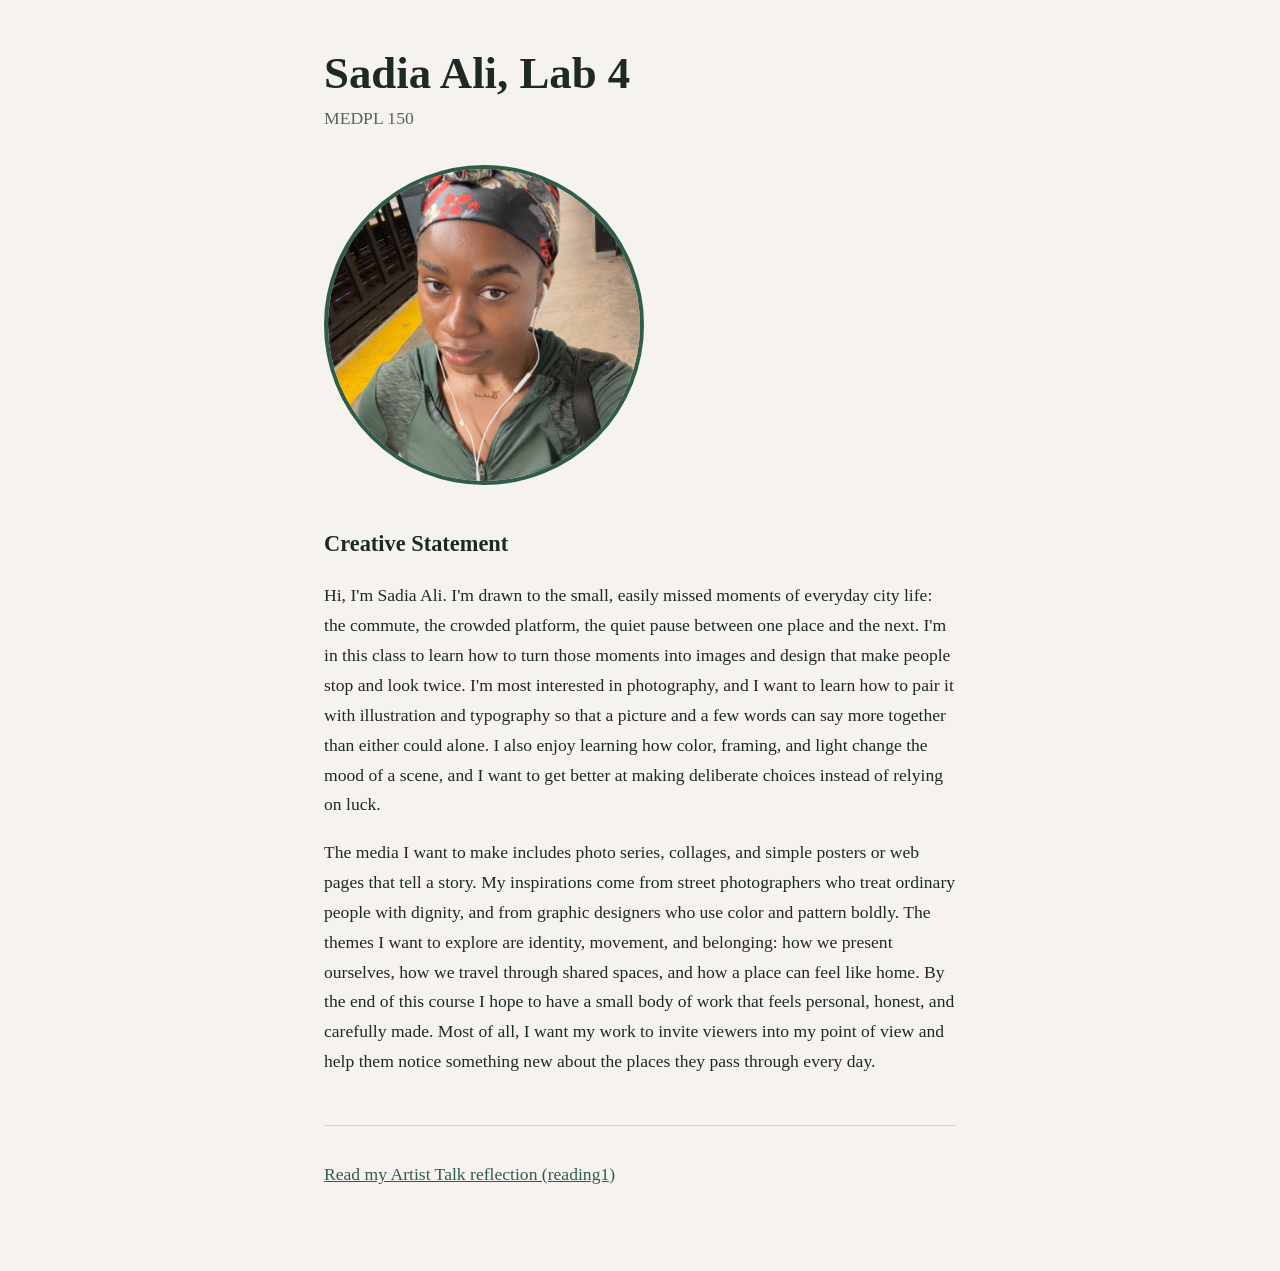
<file: index.html>
<!DOCTYPE html>
<html lang="en">
<head>
<meta charset="UTF-8">
<meta name="viewport" content="width=device-width, initial-scale=1">
<title>Sadia Ali | MEDPL 150</title>
<link rel="stylesheet" href="style.css">
</head>
<body>
<main>
  <h1>Sadia Ali, Lab 4</h1>
  <p class="sub">MEDPL 150</p>

  <img class="headshot" src="sadia.png" alt="Headshot of Sadia Ali wearing a floral headwrap and a green jacket on a subway platform">

  <h2>Creative Statement</h2>
  <p>Hi, I'm Sadia Ali. I'm drawn to the small, easily missed moments of everyday city life: the commute, the crowded platform, the quiet pause between one place and the next. I'm in this class to learn how to turn those moments into images and design that make people stop and look twice. I'm most interested in photography, and I want to learn how to pair it with illustration and typography so that a picture and a few words can say more together than either could alone. I also enjoy learning how color, framing, and light change the mood of a scene, and I want to get better at making deliberate choices instead of relying on luck.</p>
  <p>The media I want to make includes photo series, collages, and simple posters or web pages that tell a story. My inspirations come from street photographers who treat ordinary people with dignity, and from graphic designers who use color and pattern boldly. The themes I want to explore are identity, movement, and belonging: how we present ourselves, how we travel through shared spaces, and how a place can feel like home. By the end of this course I hope to have a small body of work that feels personal, honest, and carefully made. Most of all, I want my work to invite viewers into my point of view and help them notice something new about the places they pass through every day.</p>

  <nav>
    <p><a href="reading1.html">Read my Artist Talk reflection (reading1)</a></p>
  </nav>
</main>
</body>
</html>
</file>
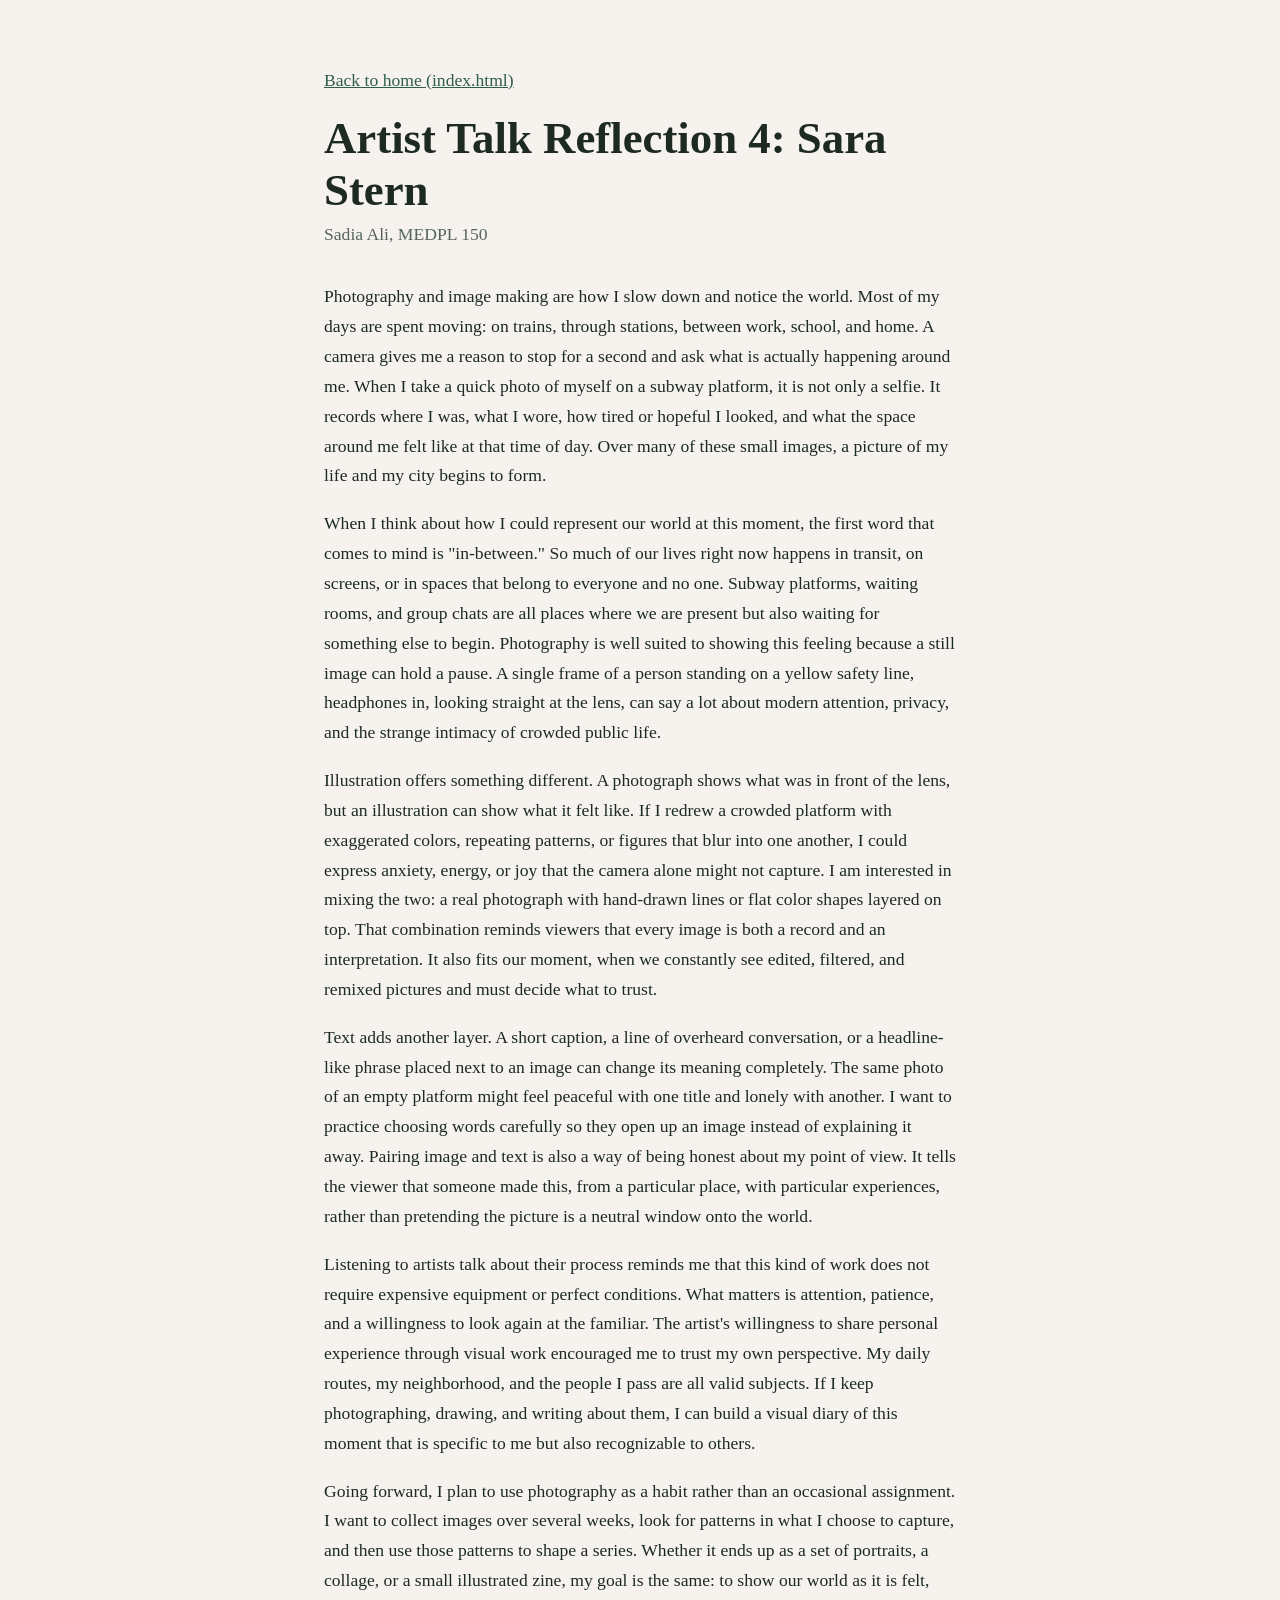
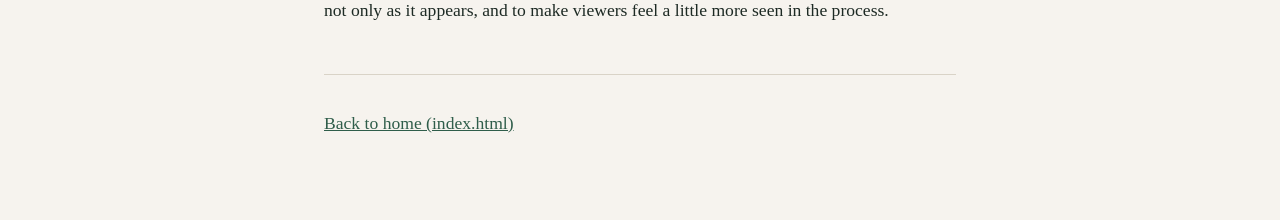
<file: reading1.html>
<!DOCTYPE html>
<html lang="en">
<head>
<meta charset="UTF-8">
<meta name="viewport" content="width=device-width, initial-scale=1">
<title>Reading 1: Artist Talk Reflection | Sadia Ali</title>
<link rel="stylesheet" href="style.css">
</head>
<body>
<main>
  <p><a href="index.html">Back to home (index.html)</a></p>
  <h1>Artist Talk Reflection 4: Sara Stern</h1>
  <p class="sub">Sadia Ali, MEDPL 150</p>

  <p>Photography and image making are how I slow down and notice the world. Most of my days are spent moving: on trains, through stations, between work, school, and home. A camera gives me a reason to stop for a second and ask what is actually happening around me. When I take a quick photo of myself on a subway platform, it is not only a selfie. It records where I was, what I wore, how tired or hopeful I looked, and what the space around me felt like at that time of day. Over many of these small images, a picture of my life and my city begins to form.</p>

  <p>When I think about how I could represent our world at this moment, the first word that comes to mind is "in-between." So much of our lives right now happens in transit, on screens, or in spaces that belong to everyone and no one. Subway platforms, waiting rooms, and group chats are all places where we are present but also waiting for something else to begin. Photography is well suited to showing this feeling because a still image can hold a pause. A single frame of a person standing on a yellow safety line, headphones in, looking straight at the lens, can say a lot about modern attention, privacy, and the strange intimacy of crowded public life.</p>

  <p>Illustration offers something different. A photograph shows what was in front of the lens, but an illustration can show what it felt like. If I redrew a crowded platform with exaggerated colors, repeating patterns, or figures that blur into one another, I could express anxiety, energy, or joy that the camera alone might not capture. I am interested in mixing the two: a real photograph with hand-drawn lines or flat color shapes layered on top. That combination reminds viewers that every image is both a record and an interpretation. It also fits our moment, when we constantly see edited, filtered, and remixed pictures and must decide what to trust.</p>

  <p>Text adds another layer. A short caption, a line of overheard conversation, or a headline-like phrase placed next to an image can change its meaning completely. The same photo of an empty platform might feel peaceful with one title and lonely with another. I want to practice choosing words carefully so they open up an image instead of explaining it away. Pairing image and text is also a way of being honest about my point of view. It tells the viewer that someone made this, from a particular place, with particular experiences, rather than pretending the picture is a neutral window onto the world.</p>

  <p>Listening to artists talk about their process reminds me that this kind of work does not require expensive equipment or perfect conditions. What matters is attention, patience, and a willingness to look again at the familiar. The artist's willingness to share personal experience through visual work encouraged me to trust my own perspective. My daily routes, my neighborhood, and the people I pass are all valid subjects. If I keep photographing, drawing, and writing about them, I can build a visual diary of this moment that is specific to me but also recognizable to others.</p>

  <p>Going forward, I plan to use photography as a habit rather than an occasional assignment. I want to collect images over several weeks, look for patterns in what I choose to capture, and then use those patterns to shape a series. Whether it ends up as a set of portraits, a collage, or a small illustrated zine, my goal is the same: to show our world as it is felt, not only as it appears, and to make viewers feel a little more seen in the process.</p>

  <nav>
    <p><a href="index.html">Back to home (index.html)</a></p>
  </nav>
</main>
</body>
</html>
</file>
<file: style.css>
:root{--bg:#f6f3ee;--ink:#1d2a24;--muted:#55645c;--accent:#2f5d4a;--rule:#d9d3c7}
@media (prefers-color-scheme:dark){:root{--bg:#161b18;--ink:#ece8e0;--muted:#a9b5ad;--accent:#8fc4aa;--rule:#2c3530}}
*{box-sizing:border-box}
body{margin:0;background:var(--bg);color:var(--ink);font-family:Georgia,"Times New Roman",serif;line-height:1.7;font-size:1.1rem}
main{max-width:42rem;margin:0 auto;padding:3rem 1.25rem 4rem}
h1{font-size:clamp(2rem,6vw,2.8rem);line-height:1.15;margin:0 0 .25rem}
h2{font-size:1.4rem;margin:2.5rem 0 .5rem}
.sub{color:var(--muted);margin:0 0 2rem}
img.headshot{width:100%;max-width:20rem;aspect-ratio:1/1;object-fit:cover;border-radius:50%;display:block;margin:0 0 2rem;border:4px solid var(--accent)}
a{color:var(--accent)}
a:focus-visible{outline:3px solid var(--accent);outline-offset:3px}
nav{border-top:1px solid var(--rule);margin-top:3rem;padding-top:1rem}
</file>
